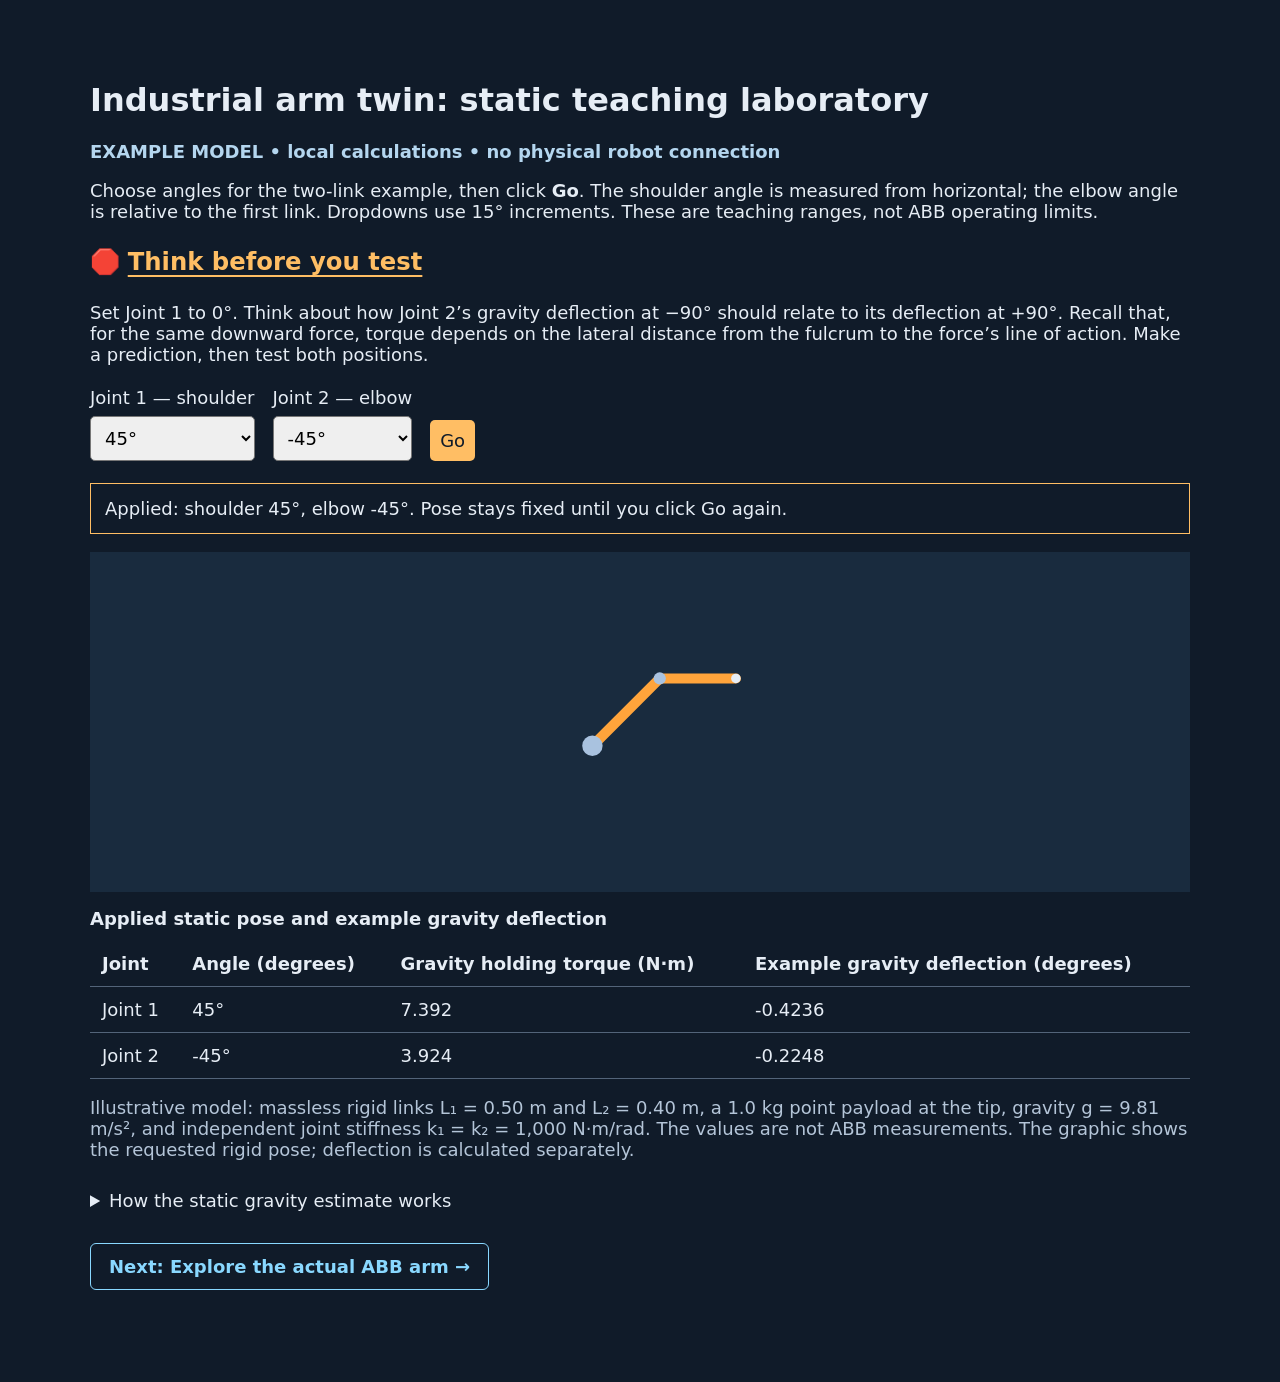
<file: docs/robotic-arm-twin/web/index.html>
<!doctype html><html lang="en"><meta charset="utf-8"><meta name="viewport" content="width=device-width,initial-scale=1">
<title>Industrial arm twin • static teaching lab</title>
<style>body{font:18px system-ui;background:#101b29;color:#e6edf5;max-width:1100px;margin:40px auto;padding:20px}h1{font-size:32px}strong{color:#ffbe64}table{width:100%;border-collapse:collapse}td,th{text-align:left;padding:12px;border-bottom:1px solid #536479}svg{background:#192b3e;width:100%;height:340px}#state,#pose-status{padding:14px;border:1px solid #ffbe64}a{color:#89d8ff}.muted{color:#b4c5d8}form{display:flex;flex-wrap:wrap;align-items:end;gap:18px;margin:22px 0}label{display:grid;gap:8px}select,button{font:inherit;padding:10px;border-radius:5px}button{cursor:pointer;background:#ffbe64;border:0;color:#101b29}details{margin-top:30px}summary{cursor:pointer}caption{text-align:left;padding:12px 0;font-weight:bold}.table-wrap{overflow:auto}.example-label{color:#b4d6ef}.think-heading{font-size:1.35em;line-height:1.3}.think-heading strong{text-decoration:underline;text-underline-offset:.2em;text-decoration-thickness:2px}.next-page{margin:32px 0}.next-page a{display:inline-block;padding:12px 18px;border:1px solid #89d8ff;border-radius:6px;text-decoration:none;font-weight:600}.next-page a:hover,.next-page a:focus-visible{background:#243e57}</style>
<h1>Industrial arm twin: static teaching laboratory</h1>
<p><strong class="example-label">EXAMPLE MODEL • local calculations • no physical robot connection</strong></p>
<p>Choose angles for the two-link example, then click <b>Go</b>. The shoulder angle is measured from horizontal; the elbow angle is relative to the first link. Dropdowns use 15° increments. These are teaching ranges, not ABB operating limits.</p>
<aside aria-label="Think before you test">
<p class="think-heading"><span aria-hidden="true">🛑</span> <strong>Think before you test</strong></p>
<p>Set Joint 1 to 0°. Think about how Joint 2’s gravity deflection at −90° should relate to its deflection at +90°. Recall that, for the same downward force, torque depends on the lateral distance from the fulcrum to the force’s line of action. Make a prediction, then test both positions.</p>
</aside>
<form id="pose-form">
<label for="shoulder">Joint 1 — shoulder<select id="shoulder" name="shoulder"></select></label>
<label for="elbow">Joint 2 — elbow<select id="elbow" name="elbow"></select></label>
<button type="submit">Go</button>
</form>
<p id="pose-status" role="status"></p>
<svg viewBox="-100 -40 700 500" aria-label="Two link static teaching arm"><polyline id="arm" fill="none" stroke="#ffa43b" stroke-width="15" stroke-linecap="round"/><circle cx="180" cy="245" r="15" fill="#a9c2df"/><circle id="elbow-dot" r="9" fill="#a9c2df"/><circle id="tip-dot" r="7" fill="#e6edf5"/></svg>
<div class="table-wrap"><table><caption>Applied static pose and example gravity deflection</caption><thead><tr><th>Joint</th><th>Angle (degrees)</th><th>Gravity holding torque (N·m)</th><th>Example gravity deflection (degrees)</th></tr></thead><tbody id="pose-rows"></tbody></table></div>
<p class="muted">Illustrative model: massless rigid links L₁ = 0.50 m and L₂ = 0.40 m, a 1.0 kg point payload at the tip, gravity g = 9.81 m/s², and independent joint stiffness k₁ = k₂ = 1,000 N·m/rad. The values are not ABB measurements. The graphic shows the requested rigid pose; deflection is calculated separately.</p>
<details><summary>How the static gravity estimate works</summary><p>Let a be the shoulder angle and b = a + elbow angle. Horizontal payload offsets are x₁ = L₁ cos(a) + L₂ cos(b) from the shoulder and x₂ = L₂ cos(b) from the elbow. Gravity acts downward, so its signed torque is τᵍ = −mgx. The table shows the opposite holding torque, +mgx, needed to balance it. Small passive sag is Δq = τᵍ/k in radians; multiply by 180/π for degrees. Negative means clockwise. This first-order estimate neglects link mass, controller compensation, and changes in load moment as the joints deflect. It is not predicted error for a servo-controlled ABB robot.</p></details>

<nav class="next-page" aria-label="Lesson navigation"><a href="/cad.html">Next: Explore the actual ABB arm →</a></nav>
<script>
const shoulder=document.querySelector('#shoulder'),elbow=document.querySelector('#elbow');
function options(select,min,max,initial){for(let angle=min;angle<=max;angle+=15){let option=document.createElement('option');option.value=angle;option.textContent=`${angle}°`;option.selected=angle===initial;select.append(option)}}
options(shoulder,0,90,45);options(elbow,-90,90,-45);
function staticPose(shoulderDeg,elbowDeg){const a=shoulderDeg*Math.PI/180,b=a+elbowDeg*Math.PI/180;const x2=.5*Math.cos(a)+.4*Math.cos(b),x3=.4*Math.cos(b);return {a,b,holding:[9.81*x2,9.81*x3],deflection:[-9.81*x2/1000*180/Math.PI,-9.81*x3/1000*180/Math.PI]}}
function applyPose(){let sd=Number(shoulder.value),ed=Number(elbow.value);if(!Number.isFinite(sd)||!Number.isFinite(ed)||sd<0||sd>90||ed< -90||ed>90||sd%15!==0||ed%15!==0){document.querySelector('#pose-status').textContent='Choose angles from the dropdowns.';return}let p=staticPose(sd,ed),x=180+140*Math.cos(p.a),y=245-140*Math.sin(p.a),tx=x+112*Math.cos(p.b),ty=y-112*Math.sin(p.b);document.querySelector('#arm').setAttribute('points',`180,245 ${x},${y} ${tx},${ty}`);for(let [id,cx,cy]of [['elbow-dot',x,y],['tip-dot',tx,ty]]){let dot=document.getElementById(id);dot.setAttribute('cx',cx);dot.setAttribute('cy',cy)}document.querySelector('#pose-rows').replaceChildren(...[sd,ed].map((angle,i)=>{let tr=document.createElement('tr');for(let text of [`Joint ${i+1}`,`${angle}°`,p.holding[i].toFixed(3),p.deflection[i].toFixed(4)]){let td=document.createElement('td');td.textContent=text;tr.append(td)}return tr}));document.querySelector('#pose-status').textContent=`Applied: shoulder ${sd}°, elbow ${ed}°. Pose stays fixed until you click Go again.`}
document.querySelector('#pose-form').addEventListener('submit',e=>{e.preventDefault();applyPose()});for(let select of [shoulder,elbow])select.addEventListener('change',()=>{document.querySelector('#pose-status').textContent='New angles selected — click Go to apply. The graphic and table still show the last applied pose.'});applyPose();
</script></html>
</file>
